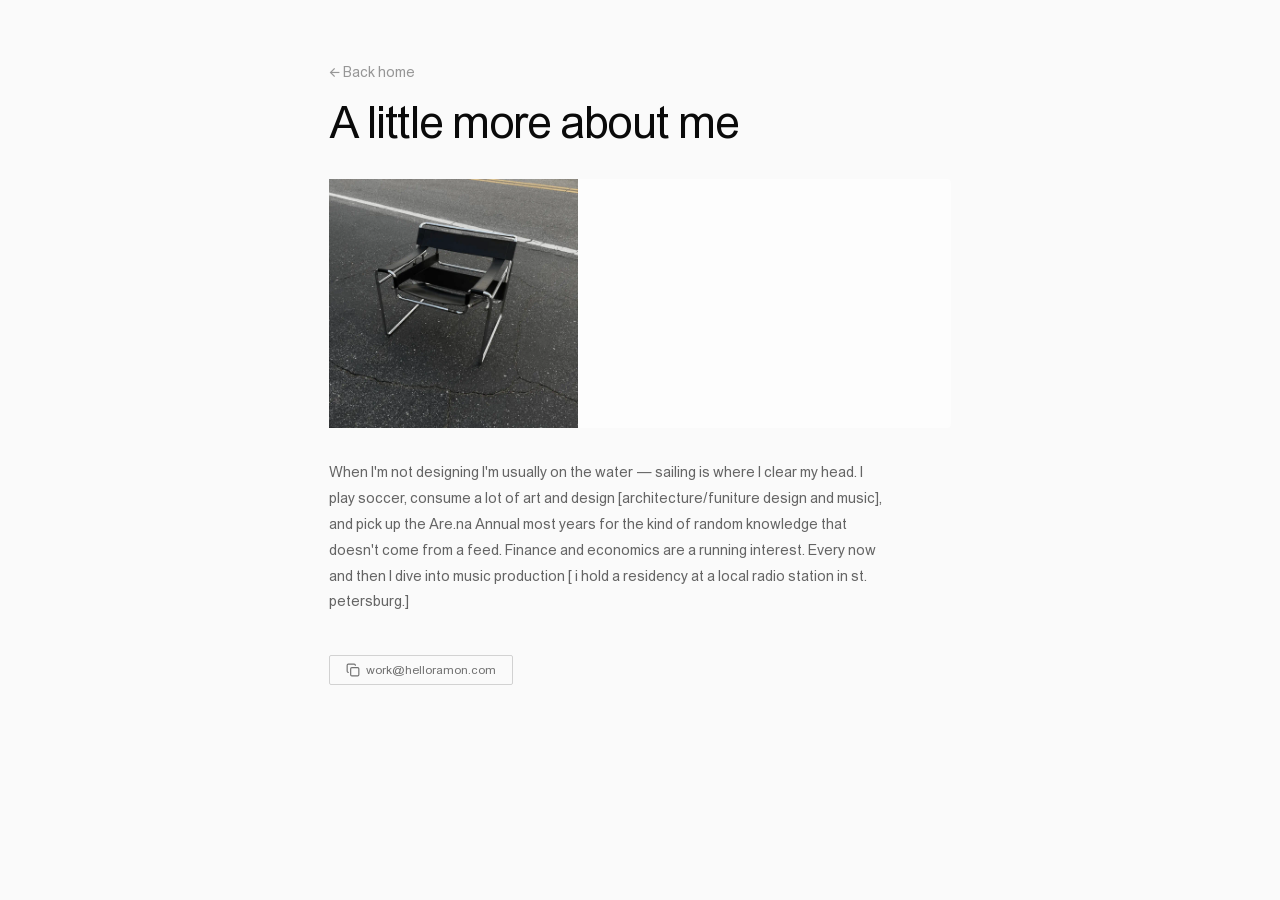
<file: about.html>
<!DOCTYPE html>
<html lang="en">
<head>
  <meta charset="UTF-8">
  <meta name="viewport" content="width=device-width, initial-scale=1.0">
  <base href="./">
  <title>About Ramon Villamediana</title>
  <meta name="description" content="A little more about Ramon Villamediana, a visual designer and design engineer working across brand, UI, and frontend development.">
  <link rel="stylesheet" href="style.css">
  <script src="page-transition.js"></script>
  <link rel="icon" type="image/svg+xml" href="assets/favicon.svg">
</head>
<body>
  <div class="layout">
    <main class="main">
      <section class="project-header">
        <a href="index.html" class="back-link">← Back home</a>
        <h1 class="project-title">A little more about me</h1>

      </section>

      <section class="project-body" style="gap: 2rem;">
        <div class="img-placeholder" style="align-items: start;">
            <img src="assets/about/bio.webp" style="width: 40%;" width="1080" height="1080">
          </div>
        <div>
          <p class="project-text">When I'm not designing I'm usually on the water — sailing is where I clear my head. I play soccer, consume a lot of art and design [architecture/funiture design and music], and pick up the Are.na Annual most years for the kind of random knowledge that doesn't come from a feed. Finance and economics are a running interest. Every now and then I dive into music production [ i hold a residency at a local radio station in st. petersburg.]</p>
        </div>

        <div>
          <button class="hero-email">
    <svg xmlns="http://w3.org" width="14" height="14" viewBox="0 0 24 24" fill="none" stroke="currentColor" stroke-width="2" stroke-linecap="round" stroke-linejoin="round" class="lucide lucide-copy">
        <rect width="14" height="14" x="8" y="8" rx="2" ry="2"/>
        <path d="M4 16c-1.1 0-2-.9-2-2V4c0-1.1.9-2 2-2h10c1.1 0 2 .9 2 2"></path> <!-- Closed this path tag! -->
    </svg>
    <span class="email-text">work@helloramon.com</span>
</button>
        </div>
      </section>
    </main>
  </div>


  <script>
    document.addEventListener('DOMContentLoaded', () => {
    const btn = document.querySelector('.hero-email');
    const txt = btn?.querySelector('.email-text');
    
    if (btn && txt) {
        btn.addEventListener('click', () => {
            navigator.clipboard.writeText('work@helloramon.com').then(() => {
                txt.textContent = 'copied to clipboard';
                
                setTimeout(() => {
                    txt.textContent = 'work@helloramon.com';
                    btn.style.removeAttribute('style'); // Keeps CSS file in full control
                }, 1000);
            });
        });
    }
});
  </script>
</body>
</html>
</file>
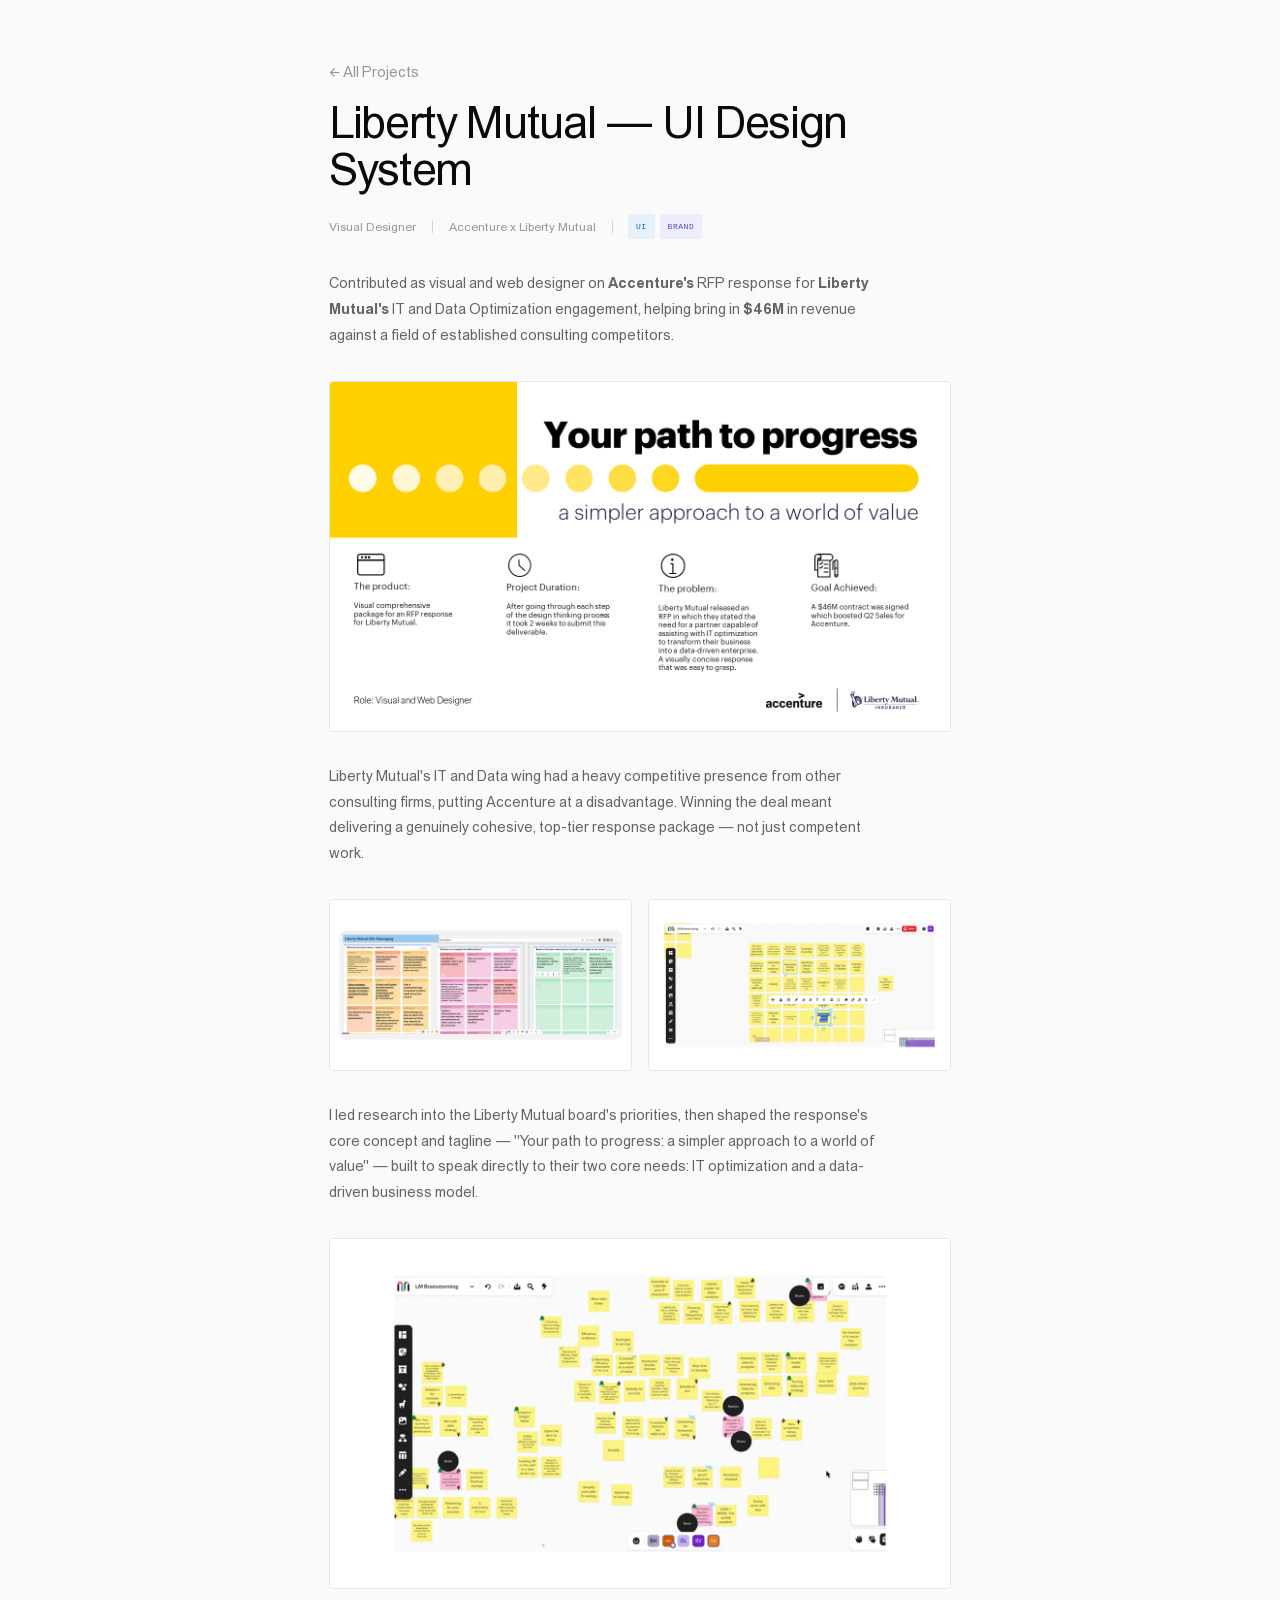
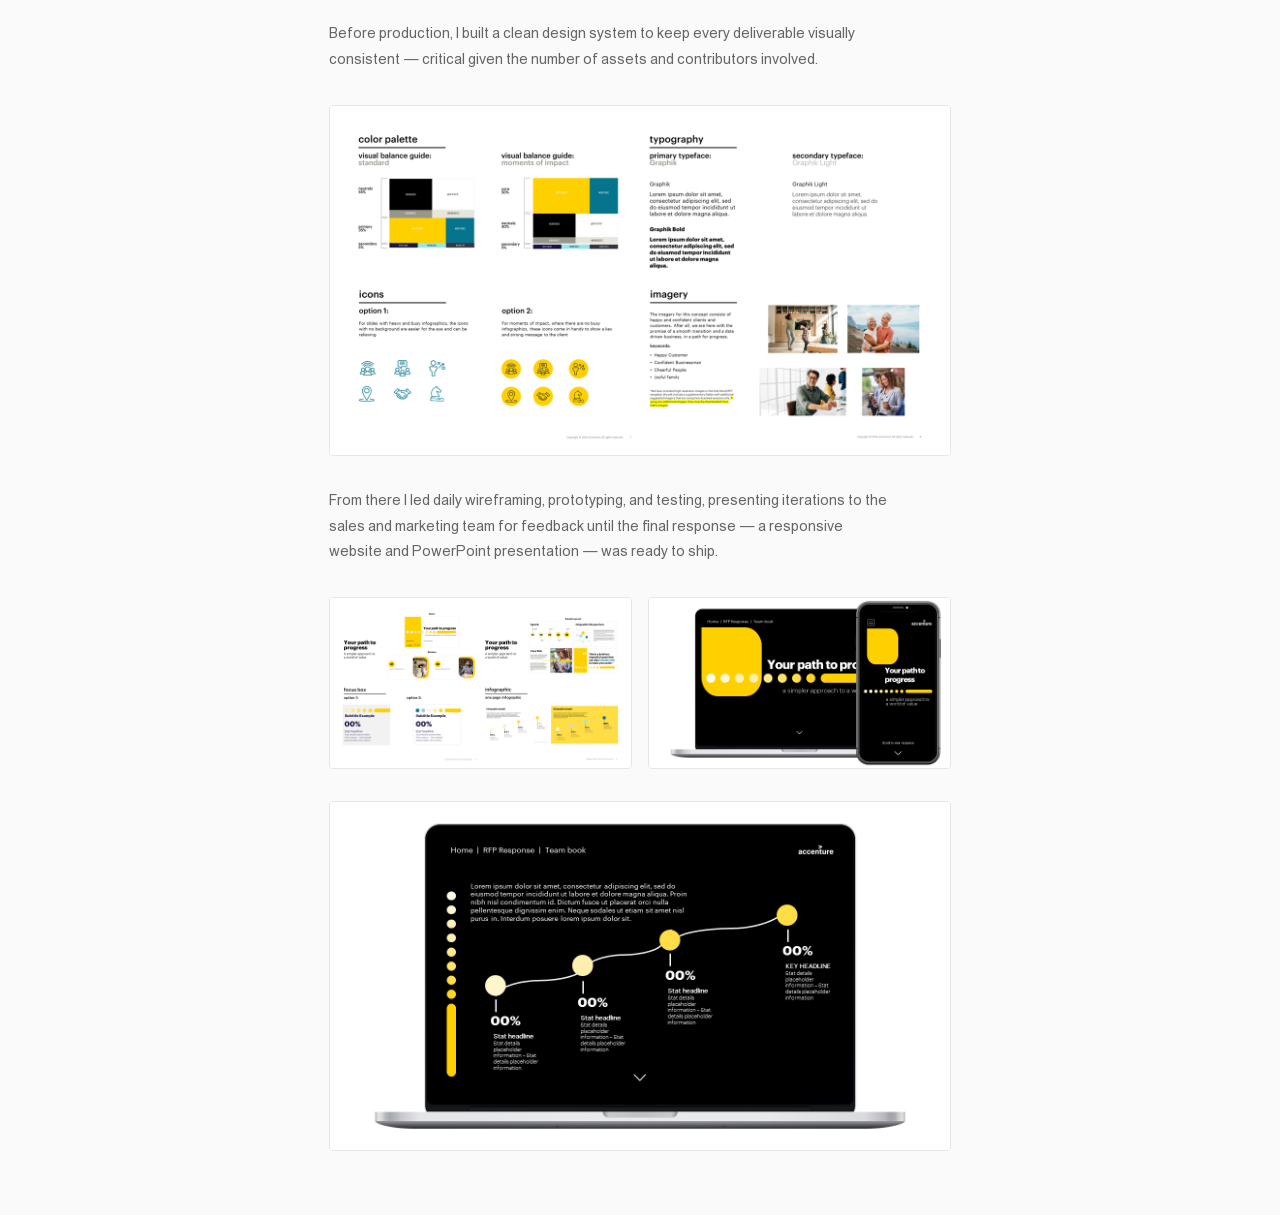
<file: project-liberty.html>
<!DOCTYPE html>
<html lang="en">
<head>
  <meta charset="UTF-8">
  <meta name="viewport" content="width=device-width, initial-scale=1.0">
  <base href="./">
  <title>Liberty Mutual — UI Design System</title>
  <meta name="description" content="Visual and web designer on Accenture's RFP response for Liberty Mutual's IT and Data Optimization engagement, contributing to $46M in revenue.">
  <link rel="stylesheet" href="style.css">
  <script src="page-transition.js"></script>
  
  <link rel="icon" type="image/svg+xml" href="assets/favicon.svg">
</head>
<body>
  <div class="layout">

  
    <main class="main">

      <section class="project-header">
        <a href="index.html" class="back-link">← All Projects</a>
        <h1 class="project-title">Liberty Mutual — UI Design System</h1>
        <div class="project-meta">
          <span class="project-client">Visual Designer</span>
          <div class="project-divider"></div>
          <span class="project-client">Accenture x Liberty Mutual</span>
          <div class="project-divider"></div>
          <div class="tag-row"><span class="tag tag-ui">UI</span><span class="tag tag-brand">Brand</span></div>
        </div>
      </section>

      <section class="project-body">

        <div>
          <p class="project-text">Contributed as visual and web designer on <strong>Accenture's</strong> RFP response for <strong>Liberty Mutual's</strong> IT and Data Optimization engagement, helping bring in <strong>$46M</strong> in revenue against a field of established consulting competitors.</p>
        </div>

        <img src="assets/liberty-mutual/lm-1.png" alt="Hero" class="project-img" width="1280" height="720">

        <div>
          <p class="project-text">Liberty Mutual's IT and Data wing had a heavy competitive presence from other consulting firms, putting Accenture at a disadvantage. Winning the deal meant delivering a genuinely cohesive, top-tier response package — not just competent work.</p>
        </div>

        <div class="img-grid-2">
          <img src="assets/liberty-mutual/lm-2.png" alt="Research / empathize session" class="project-img" width="1280" height="720">
          <img src="assets/liberty-mutual/lm-3.png" alt="Brainstorm session" class="project-img" width="1280" height="720">
        </div>

        <div>
          <p class="project-text">I led research into the Liberty Mutual board's priorities, then shaped the response's core concept and tagline — "Your path to progress: a simpler approach to a world of value" — built to speak directly to their two core needs: IT optimization and a data-driven business model.</p>
        </div>

        <img src="assets/liberty-mutual/lm-4.png" alt="Concept direction" class="project-img" width="1280" height="720">

        <div>
          <p class="project-text">Before production, I built a clean design system to keep every deliverable visually consistent — critical given the number of assets and contributors involved.</p>
        </div>

        <img src="assets/liberty-mutual/lm-6.png" alt="Design system / style guide" class="project-img" width="1280" height="720">

        <div>
          <p class="project-text">From there I led daily wireframing, prototyping, and testing, presenting iterations to the sales and marketing team for feedback until the final response — a responsive website and PowerPoint presentation — was ready to ship.</p>
        </div>

        <div class="img-grid-2">
          <img src="assets/liberty-mutual/lm-7.png" alt="Final deliverable" class="project-img" width="1280" height="720">
          <img src="assets/liberty-mutual/lm-8.png" alt="Final deliverable" class="project-img" width="1280" height="720">
        </div>

        <img src="assets/liberty-mutual/lm-9.png" alt="Final deliverable" class="project-img" width="1280" height="720">

      </section>
    </main>
  </div>
</body>
</html>
</file>
<file: style.css>
/* ─── Reset ─────────────────────────────────────────────── */
*, *::before, *::after { box-sizing: border-box; margin: 0; padding: 0; }
html { scroll-behavior: smooth;}
img { max-width: 100%; height: auto; }

/* ─── Fonts ──────────────────────────────────────────────── */
@font-face {
  font-family: 'ABC Areal';
  src: url('assets/fonts/ABCArealSuperfamilyVariable.woff2') format('woff2');
  font-style: normal;
  font-weight: 100 900;
  font-variation-settings: 'MONO' 0;
  font-display: swap;
}


/* ─── Base ───────────────────────────────────────────────── */
body {

  font-family: 'ABC Areal', sans-serif;
 background-color: #fafafa;
  background-attachment: fixed;
  min-height: 100vh;
  color: #0a0a0a;
  -webkit-font-smoothing: antialiased;
}

.site-loader {
  position: fixed;
  inset: 0;
  z-index: 1000;
  display: grid;
  place-items: center;
  background: #e2e5e2;
  opacity: 1;
  transition: opacity 0.35s ease, visibility 0.35s ease;
}

.site-loader img {
  width: min(42vw, 240px);
  height: auto;
}

.site-loader.is-hidden {
  opacity: 0;
  visibility: hidden;
  pointer-events: none;
}

.skip-site-loader .site-loader {
  display: none;
}

@keyframes homeContentReveal {
  from { opacity: 0; transform: translateY(5px); }
  to { opacity: 1; transform: translateY(0); }
}

html.page-leaving .layout {
  animation: pageFadeOut 0.2s ease-in both;
}

html.page-entering .layout {
  animation: pageReveal 0.42s cubic-bezier(0.16, 1, 0.3, 1) both;
}

@keyframes pageFadeOut {
  to { opacity: 0; filter: blur(5px); transform: translateY(-5px); }
}

@keyframes pageReveal {
  from { opacity: 0; filter: blur(8px); transform: translateY(8px); }
  to { opacity: 1; filter: blur(0); transform: translateY(0); }
}

.home-page { --home-reveal-start: 0.1s; }
.initial-site-visit .home-page { --home-reveal-start: 2.05s; }

.initial-site-visit .home-page .hero > *,
.initial-site-visit .home-page .main > section:not(.hero) > .work-header,
.initial-site-visit .home-page .work-list .work-item {
  animation: homeContentReveal 0.8s cubic-bezier(0.22, 1, 0.36, 1) both;
}

.initial-site-visit .home-page .hero > :nth-child(1) { animation-delay: var(--home-reveal-start); }
.initial-site-visit .home-page .hero > :nth-child(2) { animation-delay: calc(var(--home-reveal-start) + 0.1s); }
.initial-site-visit .home-page .hero > :nth-child(3) { animation-delay: calc(var(--home-reveal-start) + 0.2s); }
.initial-site-visit .home-page .main > section:not(.hero) > .work-header {
  animation-delay: calc(var(--home-reveal-start) + 0.3s);
}
.initial-site-visit .home-page .main > section:not(.hero) > .work-list:nth-child(2) .work-item:nth-child(1) {
  animation-delay: calc(var(--home-reveal-start) + 0.4s);
}
.initial-site-visit .home-page .main > section:not(.hero) > .work-list:nth-child(2) .work-item:nth-child(2) {
  animation-delay: calc(var(--home-reveal-start) + 0.5s);
}
.initial-site-visit .home-page .main > section:not(.hero) > .work-list:nth-child(2) .work-item:nth-child(3) {
  animation-delay: calc(var(--home-reveal-start) + 0.6s);
}
.initial-site-visit .home-page .main > section:not(.hero) > .work-list:nth-child(2) .work-item:nth-child(4) {
  animation-delay: calc(var(--home-reveal-start) + 0.7s);
}
.initial-site-visit .home-page .main > section:not(.hero) > .work-list:nth-child(3) .work-item:nth-child(1) {
  animation-delay: calc(var(--home-reveal-start) + 0.8s);
}
.initial-site-visit .home-page .main > section:not(.hero) > .work-list:nth-child(3) .work-item:nth-child(2) {
  animation-delay: calc(var(--home-reveal-start) + 0.9s);
}

@media (prefers-reduced-motion: reduce) {
  html {
    scroll-behavior: auto;
  }

  html.page-leaving .layout,
  html.page-entering .layout {
    animation: none;
  }

  .initial-site-visit .home-page .hero > *,
  .initial-site-visit .home-page .main > section:not(.hero) > .work-header,
  .initial-site-visit .home-page .work-list .work-item {
    animation: none;
    opacity: 1;
    transform: none;
    filter: none;
  }
}

/* ─── Layout ─────────────────────────────────────────────── */
.layout {
  display: grid;
  grid-template-columns: 1fr;
  min-height: 100vh;
}

/* Flag string sits at the very top of the content column */
.initial-site-visit .home-page flag-header {
  animation: homeContentReveal 0.5s cubic-bezier(0.22, 1, 0.36, 1) both;
  animation-delay: var(--home-reveal-start);
}
@media (prefers-reduced-motion: reduce) {
  .initial-site-visit .home-page flag-header { animation: none; }
}


.rv-logo{
  width: clamp(160px, 20%, 360px);
  opacity: 0.90;
}


/* ─── Main ───────────────────────────────────────────────── */
.main {
  padding: 4rem;
  display: flex;
  gap:2rem;
  flex-direction: column;
  width: clamp(320px, 90%, 750px);
  margin: 0 auto;
  justify-content: start;
}

/* Tighter home layout so everything stays in one view under the flags */
.layout-home .main {
  padding-top: 0;
  padding-bottom: 2rem;
  gap: 3rem;
  justify-content: center;
}

/* ─── Hero ───────────────────────────────────────────────── */
.hero { display: flex; flex-direction: column; gap: 1rem; }

.hero h1 {
  font-size: clamp(2.6rem, 4.5vw, 3.8rem);
  font-weight: 400;
  letter-spacing: -0.05em;
  line-height: 1.02;
}

.hero h2 {
  font-size: clamp(1.25rem, 1.75rem, 2rem);
  font-weight: 400;
  letter-spacing: -0.02em;
  line-height: 1.3;
  max-width: 500px;
}

.about-name {
  position: relative;
  display: inline-block;
  color: inherit;
  text-decoration: none;
}

.about-name-label {
  position: relative;
  display: inline-block;
  color: #007AFF;
  font-size: inherit;
  font-weight: 100;
  text-decoration: underline dotted;
  text-underline-offset: 6px;
}

.about-tooltip {
  position: absolute;
  left: 50%;
  bottom: calc(100% + 0.55rem);
  z-index: 2;
  width: max-content;
  max-width: 70vw;
  padding: 0.35rem 0.55rem;
  border: 0.5px solid rgba(0,0,0,0.14);
  border-radius: 2px;
  background: #fff;
  color: rgba(0,0,0,0.62);
  font-family: 'ABC Areal', monospace;
  font-size: 0.625rem;
  font-weight: 400;
  line-height: 1.2;
  white-space: nowrap;
  opacity: 0;
  pointer-events: none;
  transform: translate(-50%, 0.3rem);
  transition: opacity 150ms ease, transform 150ms cubic-bezier(0.23, 1, 0.32, 1);
}

.about-tooltip::after {
  content: '';
  position: absolute;
  left: 50%;
  top: 100%;
  width: 0.45rem;
  height: 0.45rem;
  border-right: 0.5px solid rgba(0,0,0,0.14);
  border-bottom: 0.5px solid rgba(0,0,0,0.14);
  background: #fff;
  transform: translate(-50%, -50%) rotate(45deg);
}

.about-name:focus-visible .about-tooltip {
  opacity: 1;
  pointer-events: auto;
  transform: translate(-50%, 0);
}

.about-name:focus-visible {
  outline: 1px solid rgba(0,0,0,0.45);
  outline-offset: 3px;
}

.hero p {
  font-size: 1rem;
  line-height: 1.75;
  color: rgba(0,0,0,0.5);
  max-width: 640px;
}

.hero-intro {
  font-size: 1rem;
  line-height: 1.7;
  color: #9f9c9c;
  font-weight: 100;
}

.hero-actions {
  display: flex;
  align-items: center;
  justify-content: space-between;
  width: 100%;
}

.hero-email {
  display: inline-flex;
  align-items: center;
  gap: 0.4rem;
  font-family: 'ABC Areal', monospace;
  font-size: 0.75rem;
  color: #0000008c;
  text-decoration: none;
  border: 0.5px solid rgba(0,0,0,0.16);
  padding: 0.4rem 1rem;
  border-radius: 2px;
  margin-top: 0.5rem;
  width: fit-content;
  height: 30px;
  transition: background-color 160ms ease, transform 160ms cubic-bezier(0.23, 1, 0.32, 1);
  background:transparent;
  cursor: pointer;
}
.hero-email:active { transform: scale(0.97); }
.hero-email:focus-visible {
  outline: 1px solid rgba(0,0,0,0.45);
  outline-offset: 3px;
}

.hero-actions .feed-link {
  color: #0000008c;
;
  text-decoration: none;
}

/* ─── Work List ──────────────────────────────────────────── */
.work-header {
  font-family: 'ABC Areal', monospace;
  font-size: 0.9rem;
  font-weight: 400;
  color: #6262627a;
  padding-bottom: 0.6rem;
  border-bottom: 0.5px solid rgba(0,0,0,0.07);
}

.work-list { display: flex; flex-direction: column; }

.work-item {
  display: flex;
  align-items: center;
  justify-content: space-between;
  padding: 1rem 0;
  border-bottom: 0.5px solid rgba(0,0,0,0.06);
  gap: 1.5rem;
  text-decoration: none;
  cursor: pointer;
  transition: background-color 180ms cubic-bezier(0.23, 1, 0.32, 1), transform 160ms cubic-bezier(0.23, 1, 0.32, 1);
}
.work-item:active { transform: scale(0.99); }
.work-item:focus-visible {
  outline: 1px solid rgba(0,0,0,0.45);
  outline-offset: 3px;
}

@media (hover: hover) and (pointer: fine) {
  .about-name:hover .about-tooltip {
    opacity: 1;
    pointer-events: auto;
    transform: translate(-50%, 0);
  }

  .hero-email:hover { background-color: #0000000a; }

  .work-item:hover { background-color: #f5f5f5; }
  .work-item:hover .work-title { color: #000; }
  .work-item:hover .arrow {
    color: rgba(0,0,0,0.5);
    transform: translateX(3px);
  }
}

@media (prefers-reduced-motion: reduce) {
  .hero-email,
  .work-item {
    transition: background-color 150ms ease;
  }

  .arrow {
    transition: color 150ms ease;
  }

  .work-item:hover .arrow {
    transform: none;
  }

  .hero-email:active,
  .work-item:active {
    transform: none;
  }

  .about-tooltip {
    transform: none;
    transition: opacity 150ms ease;
  }

  .about-name:focus-visible .about-tooltip,
  .about-name:hover .about-tooltip {
    transform: none;
  }
}

.work-left { display: flex; flex-direction: column; gap: 0.25rem; min-width: 0; }

.work-title {
  font-family: 'ABC Areal', sans-serif;
  font-size: 0.9rem;
  font-weight: 400;
  color: rgba(0,0,0,0.72);
  transition: color 0.15s;
}

.work-client {
  font-family: 'ABC Areal', monospace;
  font-size: 0.75rem;
  color: rgba(0,0,0,0.32);
}

.work-right {
  display: flex;
  align-items: center;
  gap: 0.65rem;
  flex-shrink: 0;
}

.tag-row { display: flex; gap: 0.3rem; flex-wrap: wrap; justify-content: flex-end; }

/* ─── Tags ───────────────────────────────────────────────── */
.tag {
  font-family: 'ABC Areal Mono', monospace;
  font-size: 0.5rem;
  letter-spacing: 0.07em;
  padding: 0.5rem;
  border-radius: 2px;
  text-transform: uppercase;
  white-space: nowrap;
}
.tag-brand    { color: #534AB7; border-color: #AFA9EC; background: #EEEDFE; }
.tag-ui       { color: #185FA5; border-color: #85B7EB; background: #E6F1FB; }
.tag-frontend { color: #854F0B; border-color: #EF9F27; background: #FAEEDA; }
.tag-web      { color: #0F6E56; border-color: #5DCAA5; background: #E1F5EE; }
.tag-ai       { color: #993556; border-color: #ED93B1; background: #FBEAF0; }
.tag-systems  { color: #444441; border-color: #B4B2A9; background: #F1EFE8; }

.arrow {
   width: 14px;
  height: 14px;
  flex-shrink: 0;
  color: rgba(0,0,0,0.16);
  transition: color 150ms ease, transform 180ms cubic-bezier(0.23, 1, 0.32, 1);
}

/* ─── Project Page ───────────────────────────────────────── */
.project-header { display: flex; flex-direction: column; gap: 1.25rem; }

.back-link {
  font-family: 'ABC Areal', monospace;
  font-size: 0.9rem;
  color: rgba(0,0,0,0.4);
  text-decoration: none;
  display: inline-flex;
  align-items: center;
  gap: 0.4rem;
  transition: color 0.15s;
}
.back-link:hover { color: rgba(0,0,0,0.8); }

.project-title {
  font-size: clamp(1.8rem, 3.5vw, 2.8rem);
  font-weight: 400;
  letter-spacing: -0.03em;
  line-height: 1.05;
}

.project-meta {
  display: flex;
  align-items: center;
  gap: 1rem;
  flex-wrap: wrap;
}

.project-client {
  font-family: 'ABC Areal', monospace;
  font-size: 0.75rem;
  color: rgba(0,0,0,0.4);
}

.project-divider {
  width: 0.5px;
  height: 12px;
  background: rgba(0,0,0,0.15);
}

.project-body { display: flex; flex-direction: column; gap: 2rem; }

.project-section-label {
  font-family: 'ABC Areal', sans-serif;
  font-size: 1.25rem;
  font-weight: 400;
  color: 000000;
  padding-bottom: 0.6rem;
  border-bottom: 0.5px solid rgba(0,0,0,0.07);
  margin-bottom: 1.25rem;
}

.project-text {
  font-size: 0.9rem;
  line-height: 1.8;
  color: rgba(0,0,0,0.6);
  max-width: 560px;
}

/* ─── Image placeholders ─────────────────────────────────── */
.img-placeholder {
  width: 100%;
  background: rgba(255,255,255,0.45);
  border-radius: 4px;
  display: flex;
  flex-direction: column;
  align-items: center;
  justify-content: center;
  gap: 0.5rem;
  color: rgba(0,0,0,0.25);
  font-family: 'ABC Areal', monospace;
  font-size: 0.6875rem;
  letter-spacing: 0.05em;
}
.img-placeholder.tall  { aspect-ratio: 16/9; }
.img-placeholder.wide  { aspect-ratio: 21/9; }
.img-placeholder.sq    { aspect-ratio: 1/1; }
.img-placeholder.port  { aspect-ratio: 3/4; }

/* ─── Project Images and Videos ─────────────────────────────────────── */

.project-img {
      width: 100%;
      height: auto;
      border-radius: 4px;
      border: 0.5px solid rgba(0,0,0,0.08);
      display: block;
    }

.project-body > .scroll-reveal {
  opacity: 0;
  filter: blur(8px);
  transform: translateY(14px);
  transition:
    opacity 600ms ease,
    filter 600ms ease,
    transform 600ms cubic-bezier(0.16, 1, 0.3, 1);
}

.project-body > .scroll-reveal.is-visible {
  opacity: 1;
  filter: blur(0);
  transform: translateY(0);
}

@media (prefers-reduced-motion: reduce) {
  .project-body > .scroll-reveal,
  .project-body > .scroll-reveal.is-visible {
    opacity: 1;
    filter: none;
    transform: none;
    transition: none;
  }
}

    .project-video {
      width: 100%;
      height: auto;
      display: block;
      border-radius: 4px;
      border: 0.5px solid rgba(0,0,0,0.08);
    }

.img-grid-2 {
  display: grid;
  grid-template-columns: 1fr 1fr;
  gap: 1rem;
}
.img-grid-3 {
  display: grid;
  grid-template-columns: 1fr 1fr 1fr;
  gap: 1rem;
}

/* ─── Collateral description ───────────────────────────────── */
.collateral-caption {
  font-family: 'ABC Areal', monospace;
  font-size: 0.65625rem;
  color: rgba(0,0,0,0.35);
  margin-top: 0.5rem;
}

/* ─── Responsive ─────────────────────────────────────────── */
@media (max-width: 768px) {
  .main { padding: 2rem 1.5rem; margin: 0; width: 100%; }
  .img-grid-2, .img-grid-3 { grid-template-columns: 1fr; }
  .tag-row {display: none;}
  .project-meta {display: none;}
}
</file>
